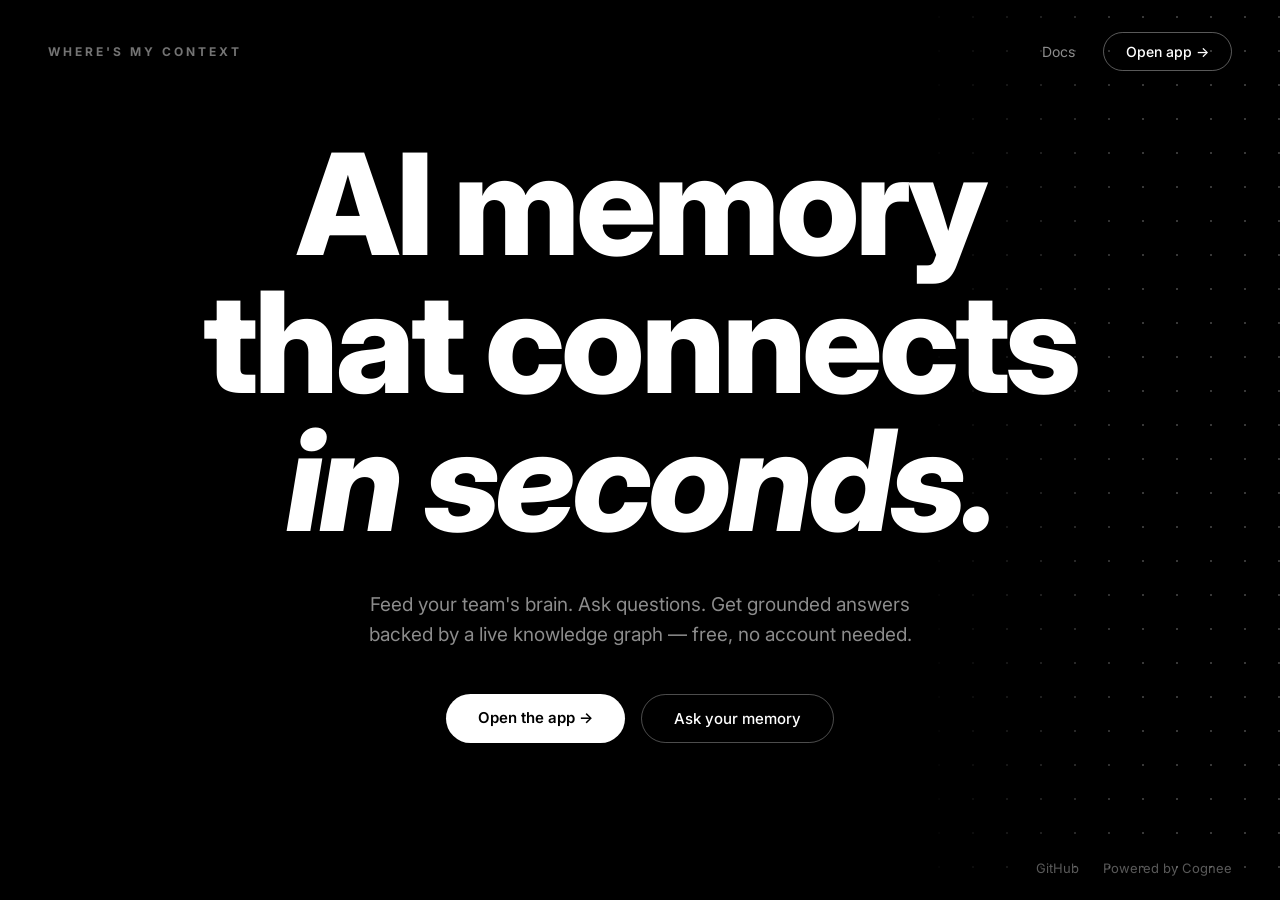
<file: frontend/index.html>
<!DOCTYPE html>
<html lang="en">
<head>
  <meta charset="UTF-8" />
  <meta name="viewport" content="width=device-width, initial-scale=1.0" />
  <title>Where's My Context — AI memory that connects</title>
  <meta name="description" content="Feed your team's brain. Ask questions. Get grounded answers backed by a live knowledge graph — powered by Cognee." />
  <link rel="preconnect" href="https://fonts.googleapis.com" />
  <link href="https://fonts.googleapis.com/css2?family=Inter:ital,wght@0,400;0,500;0,600;0,700;0,800;0,900;1,700;1,800&display=swap" rel="stylesheet" />
  <style>
    * { box-sizing: border-box; margin: 0; padding: 0; }

    html, body {
      height: 100%;
      background: #000;
      color: #fff;
      font-family: "Inter", system-ui, sans-serif;
      -webkit-font-smoothing: antialiased;
    }

    body {
      display: flex;
      flex-direction: column;
      min-height: 100vh;
      overflow-x: hidden;
      position: relative;
    }

    /* Dot grid — right side, like reference */
    .dots {
      position: fixed;
      top: 0;
      right: 0;
      width: 28vw;
      height: 100vh;
      background-image: radial-gradient(rgba(255, 255, 255, 0.22) 1px, transparent 1px);
      background-size: 34px 34px;
      -webkit-mask-image: linear-gradient(to left, black 40%, transparent 100%);
      mask-image: linear-gradient(to left, black 40%, transparent 100%);
      pointer-events: none;
    }

    /* ---------- NAV ---------- */
    nav {
      display: flex;
      align-items: center;
      justify-content: space-between;
      padding: 32px 48px;
      position: relative;
      z-index: 2;
    }

    .logo {
      font-size: 12px;
      font-weight: 700;
      letter-spacing: 3px;
      color: rgba(255, 255, 255, 0.45);
      text-decoration: none;
    }

    .nav-actions {
      display: flex;
      align-items: center;
      gap: 28px;
    }

    .nav-actions a.docs {
      font-size: 14px;
      color: rgba(255, 255, 255, 0.55);
      text-decoration: none;
      transition: color 0.2s;
    }

    .nav-actions a.docs:hover { color: #fff; }

    .cta-pill {
      font-size: 14px;
      font-weight: 500;
      color: #fff;
      text-decoration: none;
      padding: 10px 22px;
      border: 1px solid rgba(255, 255, 255, 0.35);
      border-radius: 999px;
      transition: all 0.25s ease;
      white-space: nowrap;
    }

    .cta-pill:hover {
      background: #fff;
      color: #000;
      border-color: #fff;
    }

    /* ---------- HERO ---------- */
    .hero {
      flex: 1;
      display: flex;
      flex-direction: column;
      align-items: center;
      justify-content: center;
      text-align: center;
      padding: 0 24px 60px;
      position: relative;
      z-index: 1;
    }

    h1 {
      font-size: clamp(56px, 11vw, 150px);
      font-weight: 800;
      line-height: 0.98;
      letter-spacing: -0.03em;
    }

    h1 .em {
      font-style: italic;
      font-weight: 800;
    }

    .sub {
      margin-top: 40px;
      max-width: 560px;
      font-size: clamp(15px, 1.6vw, 19px);
      line-height: 1.6;
      color: rgba(255, 255, 255, 0.55);
    }

    .hero-actions {
      margin-top: 44px;
      display: flex;
      gap: 16px;
      flex-wrap: wrap;
      justify-content: center;
    }

    .btn-solid {
      font-size: 15px;
      font-weight: 600;
      color: #000;
      background: #fff;
      text-decoration: none;
      padding: 14px 32px;
      border-radius: 999px;
      transition: transform 0.2s ease, opacity 0.2s ease;
    }

    .btn-solid:hover { transform: translateY(-2px); opacity: 0.9; }

    .btn-outline {
      font-size: 15px;
      font-weight: 500;
      color: #fff;
      text-decoration: none;
      padding: 14px 32px;
      border: 1px solid rgba(255, 255, 255, 0.3);
      border-radius: 999px;
      transition: all 0.25s ease;
    }

    .btn-outline:hover { border-color: #fff; }

    /* ---------- FOOTER ---------- */
    footer {
      display: flex;
      justify-content: flex-end;
      gap: 24px;
      padding: 24px 48px;
      position: relative;
      z-index: 2;
    }

    footer a {
      font-size: 13px;
      color: rgba(255, 255, 255, 0.35);
      text-decoration: none;
      transition: color 0.2s;
    }

    footer a:hover { color: rgba(255, 255, 255, 0.7); }

    @media (max-width: 640px) {
      nav { padding: 24px; }
      footer { padding: 20px 24px; }
      .sub { margin-top: 28px; }
      .hero-actions { margin-top: 36px; }
    }
  </style>
</head>
<body>
  <div class="dots"></div>

  <nav>
    <a class="logo" href="/">WHERE'S MY CONTEXT</a>
    <div class="nav-actions">
      <a class="docs" href="https://github.com/sdatta25/wheres-my-context" target="_blank" rel="noopener">Docs</a>
      <a class="cta-pill" href="/graph">Open app &rarr;</a>
    </div>
  </nav>

  <main class="hero">
    <h1>
      AI memory<br />
      that connects<br />
      <span class="em">in seconds.</span>
    </h1>
    <p class="sub">
      Feed your team's brain. Ask questions. Get grounded answers backed by
      a live knowledge graph &mdash; free, no account needed.
    </p>
    <div class="hero-actions">
      <a class="btn-solid" href="/graph">Open the app &rarr;</a>
      <a class="btn-outline" href="/ask">Ask your memory</a>
    </div>
  </main>

  <footer>
    <a href="https://github.com/sdatta25/wheres-my-context" target="_blank" rel="noopener">GitHub</a>
    <a href="https://www.cognee.ai" target="_blank" rel="noopener">Powered by Cognee</a>
  </footer>
</body>
</html>
</file>
